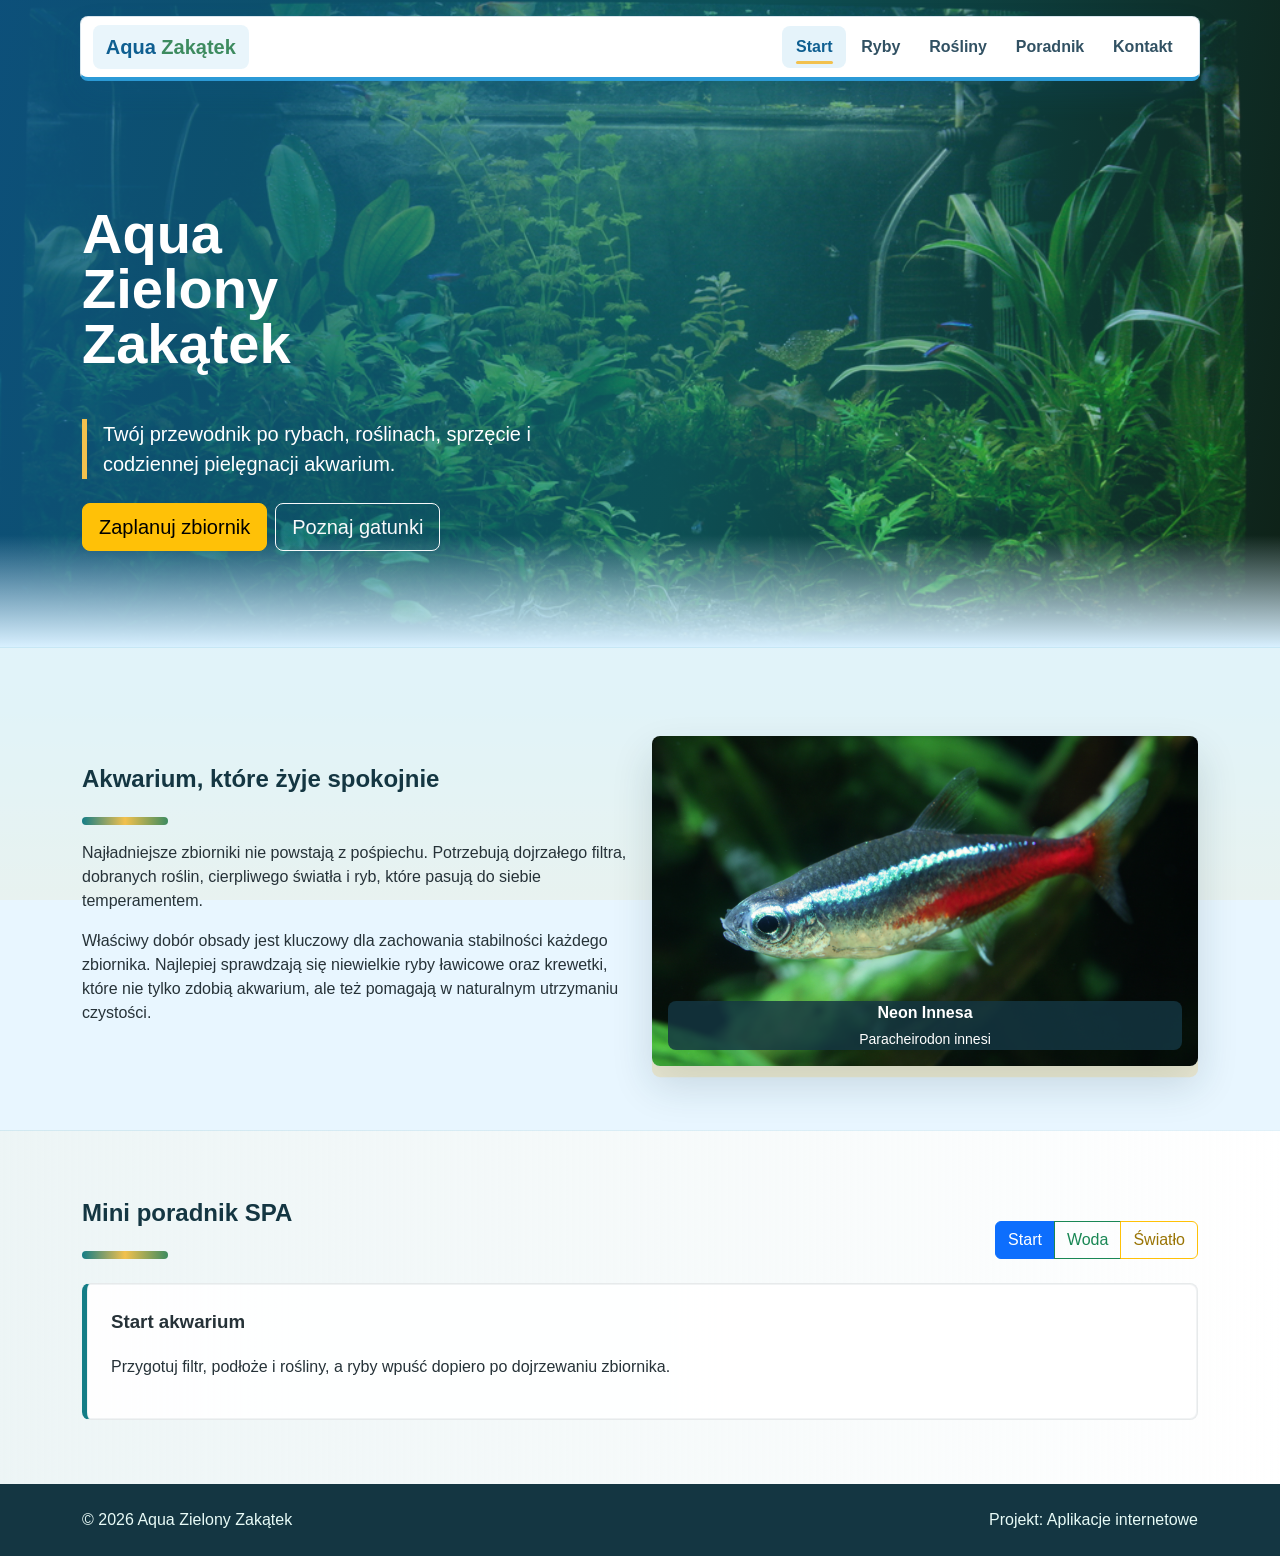
<file: index.html>
<!doctype html>
<html lang="pl">
<head>
  <meta charset="utf-8">
  <meta name="viewport" content="width=device-width, initial-scale=1">
  <title>Aqua Zielony Zakątek</title>
  <link href="bootstrap/bootstrap.css" rel="stylesheet">
  <link rel="stylesheet" href="css/style.css">
</head>
<body>
  <header>
    <nav class="navbar navbar-expand-lg sticky-top">
      <div class="container">
        <a class="navbar-brand fw-bold" href="index.html">Aqua <span>Zakątek</span></a>
        <button class="navbar-toggler" type="button" data-bs-toggle="collapse" data-bs-target="#mainNav" aria-controls="mainNav" aria-expanded="false" aria-label="Przełącz menu">
          <span class="navbar-toggler-icon"></span>
        </button>
        <div class="collapse navbar-collapse" id="mainNav">
          <ul class="navbar-nav ms-auto">
            <li><a class="nav-link active" href="index.html">Start</a></li>
            <li><a class="nav-link" href="ryby.html">Ryby</a></li>
            <li><a class="nav-link" href="rosliny.html">Rośliny</a></li>
            <li class="dropdown">
              <a class="nav-link dropdown-toggle" href="#" role="button" data-bs-toggle="dropdown">Poradnik</a>
              <ul class="dropdown-menu">
                <li><a class="dropdown-item" href="akwarium.html">Zakładanie akwarium</a></li>
                <li><a class="dropdown-item" href="kalkulator.html">Kalkulator</a></li>
              </ul>
            </li>
            <li><a class="nav-link" href="kontakt.html">Kontakt</a></li>
          </ul>
        </div>
      </div>
    </nav>
  </header>
  <main>
    <section class="hero">
      <div class="container">
        <div class="row align-items-center">
          <div class="col-lg-7">
            <h1 class="display-4 fw-bold">Aqua Zielony Zakątek</h1>
            <p class="lead col-lg-10">Twój przewodnik po rybach, roślinach, sprzęcie i codziennej pielęgnacji akwarium.</p>
            <div class="d-flex flex-wrap gap-2 mt-4">
              <a class="btn btn-warning btn-lg" href="akwarium.html">Zaplanuj zbiornik</a>
              <a class="btn btn-outline-light btn-lg" href="ryby.html">Poznaj gatunki</a>
            </div>
          </div>
        </div>
      </div>
    </section>
    <section class="section-band">
      <div class="container">
        <div class="row g-4 align-items-center">
          <div class="col-lg-6">
            <h2 class="section-title">Akwarium, które żyje spokojnie</h2>
            <div class="accent-line mb-3"></div>
            <p>Najładniejsze zbiorniki nie powstają z pośpiechu. Potrzebują dojrzałego filtra, dobranych roślin, cierpliwego światła i ryb, które pasują do siebie temperamentem.</p>
            <p>Właściwy dobór obsady jest kluczowy dla zachowania stabilności każdego zbiornika. Najlepiej sprawdzają się niewielkie ryby ławicowe oraz krewetki, które nie tylko zdobią akwarium, ale też pomagają w naturalnym utrzymaniu czystości.</p>
          </div>
          <div class="col-lg-6">
            <div id="homeGallery" class="carousel photo-gallery" data-bs-ride="carousel" data-bs-interval="3500">
              <div class="carousel-inner">
                <div class="carousel-item active">
                  <img src="img/neon-innesa.jpg" class="d-block w-100" alt="Neon Innesa">
                  <div class="carousel-caption"><h3 class="h6 mb-1">Neon Innesa</h3><p class="mb-0 small">Paracheirodon innesi</p></div>
                </div>
                <div class="carousel-item">
                  <img src="img/gupik.jpg" class="d-block w-100" alt="Gupik">
                  <div class="carousel-caption"><h3 class="h6 mb-1">Gupik</h3><p class="mb-0 small">Poecilia reticulata</p></div>
                </div>
                <div class="carousel-item">
                  <img src="img/kirys-panda.jpg" class="d-block w-100" alt="Kirys panda">
                  <div class="carousel-caption"><h3 class="h6 mb-1">Kirys panda</h3><p class="mb-0 small">Corydoras panda</p></div>
                </div>
              </div>
            </div>
          </div>
        </div>
      </div>
    </section>
    <section class="section-band bg-white">
      <div class="container">
        <div class="d-flex align-items-end justify-content-between gap-3 flex-wrap mb-4">
          <div>
            <h2 class="section-title">Mini poradnik SPA</h2>
            <div class="accent-line"></div>
          </div>
          <div class="btn-group" role="group" aria-label="Tematy poradnika">
            <button class="btn btn-outline-primary active" data-zakladka-poradnika="start" onclick="pokazPoradnik('start')">Start</button>
            <button class="btn btn-outline-success" data-zakladka-poradnika="woda" onclick="pokazPoradnik('woda')">Woda</button>
            <button class="btn btn-outline-warning" data-zakladka-poradnika="swiatlo" onclick="pokazPoradnik('swiatlo')">Światło</button>
          </div>
        </div>
        <div id="blokSpa" class="result-box wynik-poradnika poradnik-start p-4"></div>
      </div>
    </section>
  </main>
  <footer class="py-4">
    <div class="container d-flex flex-wrap justify-content-between gap-2">
      <span>&copy; 2026 Aqua Zielony Zakątek</span>
      <span>Projekt: Aplikacje internetowe</span>
    </div>
  </footer>
  <script src="https://code.jquery.com/jquery-3.7.1.min.js"></script>
  <script src="bootstrap/bootstrap.js"></script>
  <script src="js/main.js"></script>
</body>
</html>
</file>
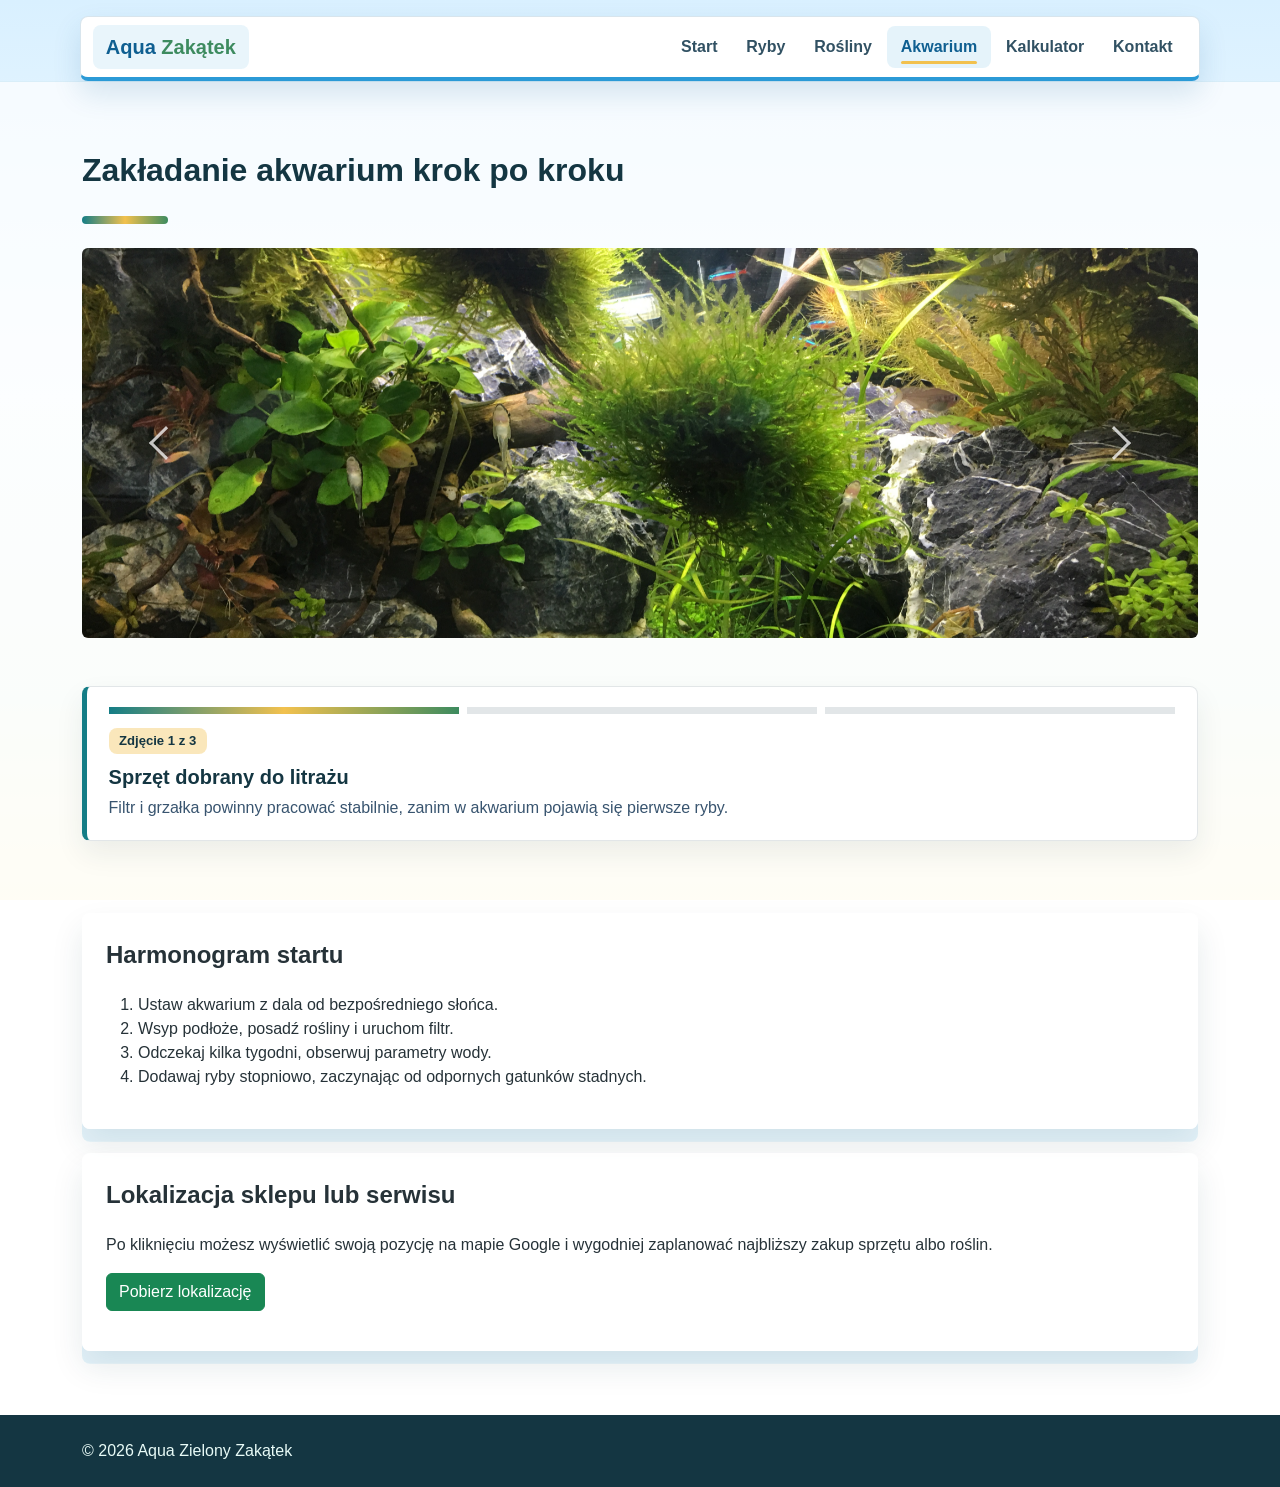
<file: akwarium.html>
<!doctype html>
<html lang="pl">
<head>
  <meta charset="utf-8">
  <meta name="viewport" content="width=device-width, initial-scale=1">
  <title>Zakładanie akwarium | Aqua Zakątek</title>
  <link href="bootstrap/bootstrap.css" rel="stylesheet">
  <link rel="stylesheet" href="css/style.css">
</head>
<body>
  <header>
    <nav class="navbar navbar-expand-lg sticky-top">
      <div class="container">
        <a class="navbar-brand fw-bold" href="index.html">Aqua <span>Zakątek</span></a>
        <button class="navbar-toggler" type="button" data-bs-toggle="collapse" data-bs-target="#mainNav">
          <span class="navbar-toggler-icon"></span>
        </button>
        <div class="collapse navbar-collapse" id="mainNav">
          <ul class="navbar-nav ms-auto">
            <li><a class="nav-link" href="index.html">Start</a></li>
            <li><a class="nav-link" href="ryby.html">Ryby</a></li>
            <li><a class="nav-link" href="rosliny.html">Rośliny</a></li>
            <li><a class="nav-link active" href="akwarium.html">Akwarium</a></li>
            <li><a class="nav-link" href="kalkulator.html">Kalkulator</a></li>
            <li><a class="nav-link" href="kontakt.html">Kontakt</a></li>
          </ul>
        </div>
      </div>
    </nav>
  </header>
  <main class="section-band">
    <div class="container">
      <h1 class="section-title">Zakładanie akwarium krok po kroku</h1>
      <div class="accent-line mb-4"></div>
      <div id="karuzelaZakladania" class="carousel setup-carousel mb-5" data-bs-ride="carousel">
        <div class="carousel-inner rounded">
          <div class="carousel-item active">
            <img src="img/akwarium-slodkowodne.jpg" class="d-block w-100" alt="Akwarium">
          </div>
          <div class="carousel-item">
            <img src="img/anubias.jpg" class="d-block w-100" alt="Rośliny w akwarium">
          </div>
          <div class="carousel-item">
            <img src="img/razbora-klinowa.jpg" class="d-block w-100" alt="Razbora">
          </div>
        </div>
        <button class="carousel-control-prev" type="button" data-bs-target="#karuzelaZakladania" data-bs-slide="prev"><span class="carousel-control-prev-icon"></span><span class="visually-hidden">Poprzedni</span></button>
        <button class="carousel-control-next" type="button" data-bs-target="#karuzelaZakladania" data-bs-slide="next"><span class="carousel-control-next-icon"></span><span class="visually-hidden">Następny</span></button>
      </div>
      <div class="setup-notes mb-5" aria-label="Opis aktualnego zdjęcia">
        <div class="setup-progress" aria-hidden="true">
          <span class="active" data-kropka-slajdu="0"></span>
          <span data-kropka-slajdu="1"></span>
          <span data-kropka-slajdu="2"></span>
        </div>
        <article class="setup-note active" data-notatka-slajdu="0">
          <span class="setup-label">Zdjęcie 1 z 3</span>
          <h2 class="h5">Sprzęt dobrany do litrażu</h2>
          <p>Filtr i grzałka powinny pracować stabilnie, zanim w akwarium pojawią się pierwsze ryby.</p>
        </article>
        <article class="setup-note" data-notatka-slajdu="1">
          <span class="setup-label">Zdjęcie 2 z 3</span>
          <h2 class="h5">Rośliny od pierwszego dnia</h2>
          <p>Żywe rośliny pomagają ustabilizować zbiornik i tworzą naturalne kryjówki.</p>
        </article>
        <article class="setup-note" data-notatka-slajdu="2">
          <span class="setup-label">Zdjęcie 3 z 3</span>
          <h2 class="h5">Obsada dopiero po dojrzewaniu</h2>
          <p>Ryby wpuszczaj stopniowo, gdy filtr i parametry wody są już stabilne.</p>
        </article>
      </div>
      <div class="row g-4">
        <section class="col-12">
          <div class="info-card bg-white p-4">
            <h2 class="h4">Harmonogram startu</h2>
            <ol>
              <li>Ustaw akwarium z dala od bezpośredniego słońca.</li>
              <li>Wsyp podłoże, posadź rośliny i uruchom filtr.</li>
              <li>Odczekaj kilka tygodni, obserwuj parametry wody.</li>
              <li>Dodawaj ryby stopniowo, zaczynając od odpornych gatunków stadnych.</li>
            </ol>
          </div>
        </section>
        <aside class="col-12">
          <div class="info-card bg-white p-4 location-panel">
            <div class="location-copy">
              <h2 class="h4">Lokalizacja sklepu lub serwisu</h2>
              <p>Po kliknięciu możesz wyświetlić swoją pozycję na mapie Google i wygodniej zaplanować najbliższy zakup sprzętu albo roślin.</p>
              <button class="btn btn-success" onclick="zlokalizujAkwaryste()">Pobierz lokalizację</button>
              <div id="wynikGeo" class="mt-3 small"></div>
            </div>
            <div id="ramkaMapy" class="map-frame d-none"></div>
          </div>
        </aside>
      </div>
    </div>
  </main>
  <footer class="py-4"><div class="container">&copy; 2026 Aqua Zielony Zakątek</div></footer>
  <script src="https://code.jquery.com/jquery-3.7.1.min.js"></script>
  <script src="bootstrap/bootstrap.js"></script>
  <script src="js/main.js"></script>
</body>
</html>
</file>
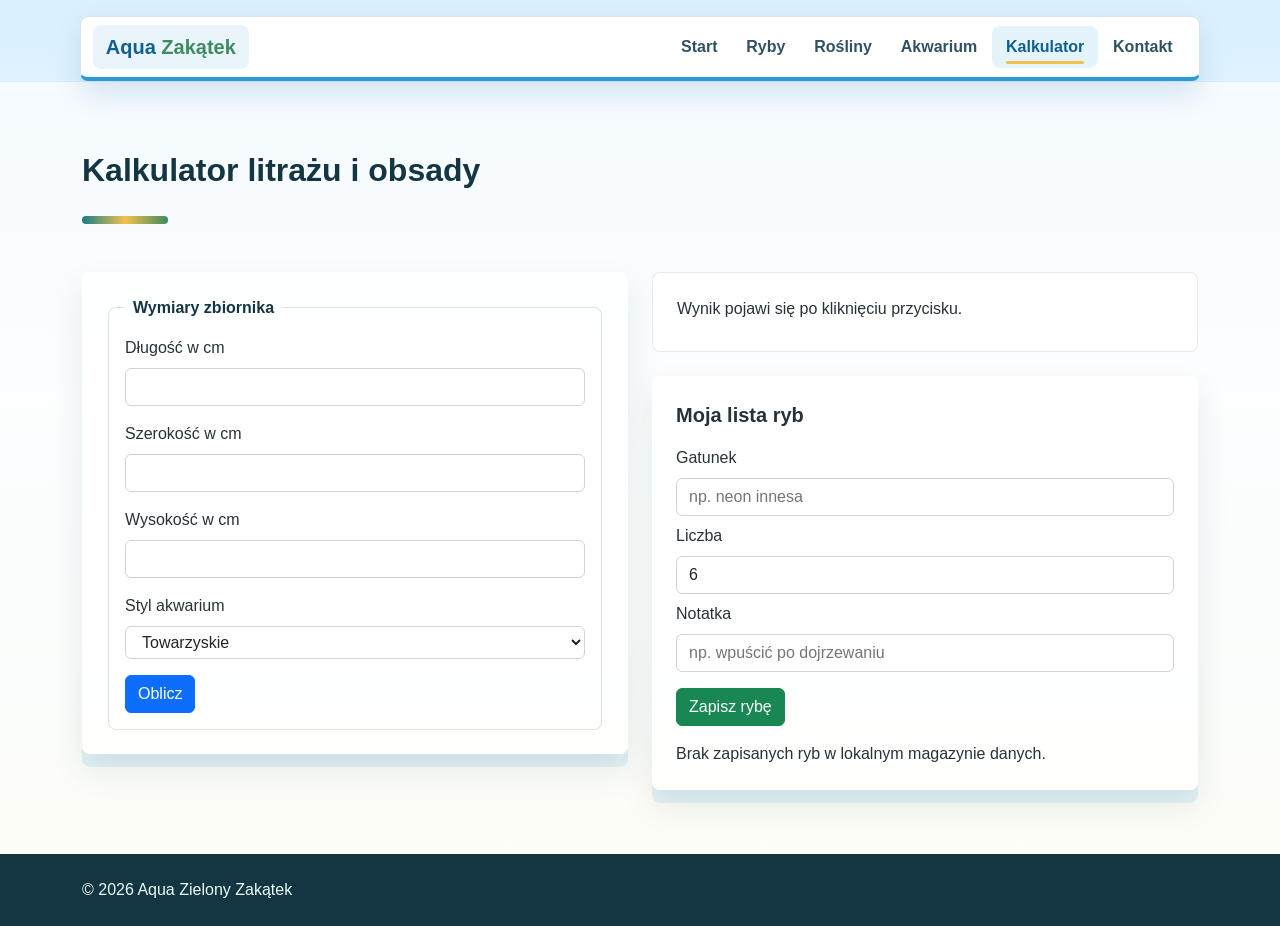
<file: kalkulator.html>
<!doctype html>
<html lang="pl">
<head>
  <meta charset="utf-8">
  <meta name="viewport" content="width=device-width, initial-scale=1">
  <title>Kalkulator akwarium | Aqua Zakątek</title>
  <link href="bootstrap/bootstrap.css" rel="stylesheet">
  <link rel="stylesheet" href="css/style.css">
</head>
<body>
  <header>
    <nav class="navbar navbar-expand-lg sticky-top">
      <div class="container">
        <a class="navbar-brand fw-bold" href="index.html">Aqua <span>Zakątek</span></a>
        <button class="navbar-toggler" type="button" data-bs-toggle="collapse" data-bs-target="#mainNav">
          <span class="navbar-toggler-icon"></span>
        </button>
        <div class="collapse navbar-collapse" id="mainNav">
          <ul class="navbar-nav ms-auto">
            <li><a class="nav-link" href="index.html">Start</a></li>
            <li><a class="nav-link" href="ryby.html">Ryby</a></li>
            <li><a class="nav-link" href="rosliny.html">Rośliny</a></li>
            <li><a class="nav-link" href="akwarium.html">Akwarium</a></li>
            <li><a class="nav-link active" href="kalkulator.html">Kalkulator</a></li>
            <li><a class="nav-link" href="kontakt.html">Kontakt</a></li>
          </ul>
        </div>
      </div>
    </nav>
  </header>
  <main class="section-band">
    <div class="container">
      <h1 class="section-title">Kalkulator litrażu i obsady</h1>
      <div class="accent-line mb-4"></div>
      <div class="row g-4">
        <section class="col-lg-6">
          <div class="info-card bg-white p-4">
            <form>
              <fieldset>
                <legend>Wymiary zbiornika</legend>
                <label class="form-label" for="dlugosc">Długość w cm</label>
                <input class="form-control mb-3" type="number" id="dlugosc" min="20" max="250" required>
                <label class="form-label" for="szerokosc">Szerokość w cm</label>
                <input class="form-control mb-3" type="number" id="szerokosc" min="20" max="120" required>
                <label class="form-label" for="wysokosc">Wysokość w cm</label>
                <input class="form-control mb-3" type="number" id="wysokosc" min="20" max="120" required>
                <label class="form-label" for="styl">Styl akwarium</label>
                <select class="form-select mb-3" id="styl">
                  <option value="towarzyskie">Towarzyskie</option>
                  <option value="roslinne">Roślinne</option>
                  <option value="krewetkarium">Krewetkarium</option>
                </select>
                <button class="btn btn-primary" id="przyciskOblicz" type="button">Oblicz</button>
              </fieldset>
            </form>
          </div>
        </section>
        <section class="col-lg-6">
          <div class="result-box p-4 mb-4" id="wynikKalkulatora">Wynik pojawi się po kliknięciu przycisku.</div>
          <div class="info-card bg-white p-4">
            <h2 class="h5">Moja lista ryb</h2>
            <label class="form-label" for="gatunek">Gatunek</label>
            <input class="form-control mb-2" id="gatunek" type="text" placeholder="np. neon innesa">
            <label class="form-label" for="liczba">Liczba</label>
            <input class="form-control mb-2" id="liczba" type="number" min="1" value="6">
            <label class="form-label" for="notatka">Notatka</label>
            <input class="form-control mb-3" id="notatka" type="text" placeholder="np. wpuścić po dojrzewaniu">
            <button class="btn btn-success" type="button" onclick="zapiszRybe()">Zapisz rybę</button>
            <div id="wynikMagazynu" class="mt-3"></div>
          </div>
        </section>
      </div>
    </div>
  </main>
  <footer class="py-4"><div class="container">&copy; 2026 Aqua Zielony Zakątek</div></footer>
  <script src="https://code.jquery.com/jquery-3.7.1.min.js"></script>
  <script src="bootstrap/bootstrap.js"></script>
  <script src="js/main.js"></script>
</body>
</html>
</file>
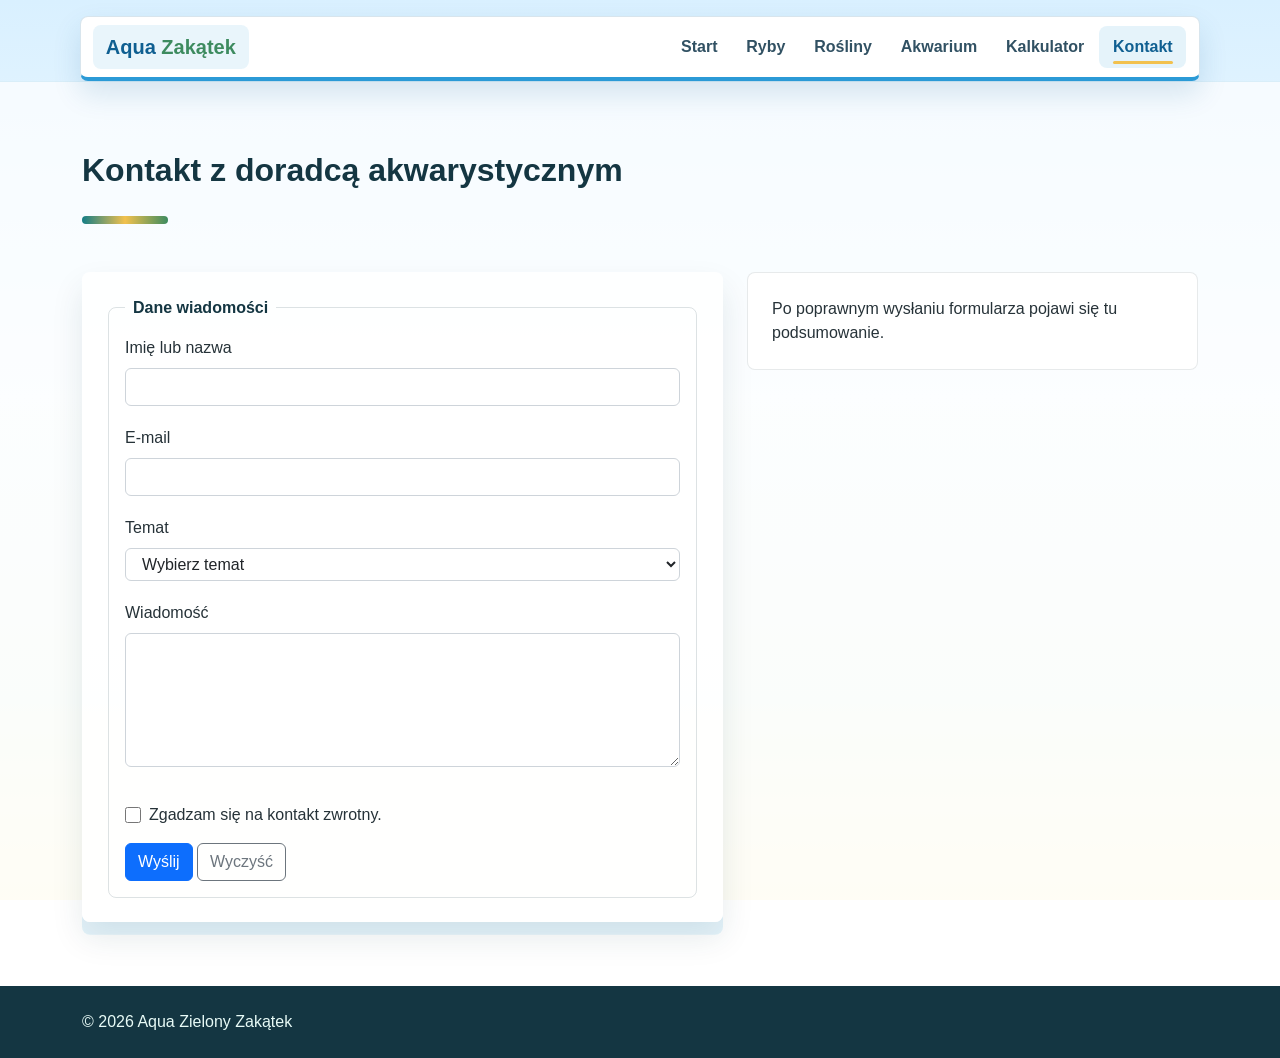
<file: kontakt.html>
<!doctype html>
<html lang="pl">
<head>
  <meta charset="utf-8">
  <meta name="viewport" content="width=device-width, initial-scale=1">
  <title>Kontakt | Aqua Zakątek</title>
  <link href="bootstrap/bootstrap.css" rel="stylesheet">
  <link rel="stylesheet" href="css/style.css">
</head>
<body>
  <header>
    <nav class="navbar navbar-expand-lg sticky-top">
      <div class="container">
        <a class="navbar-brand fw-bold" href="index.html">Aqua <span>Zakątek</span></a>
        <button class="navbar-toggler" type="button" data-bs-toggle="collapse" data-bs-target="#mainNav">
          <span class="navbar-toggler-icon"></span>
        </button>
        <div class="collapse navbar-collapse" id="mainNav">
          <ul class="navbar-nav ms-auto">
            <li><a class="nav-link" href="index.html">Start</a></li>
            <li><a class="nav-link" href="ryby.html">Ryby</a></li>
            <li><a class="nav-link" href="rosliny.html">Rośliny</a></li>
            <li><a class="nav-link" href="akwarium.html">Akwarium</a></li>
            <li><a class="nav-link" href="kalkulator.html">Kalkulator</a></li>
            <li><a class="nav-link active" href="kontakt.html">Kontakt</a></li>
          </ul>
        </div>
      </div>
    </nav>
  </header>
  <main class="section-band">
    <div class="container">
      <h1 class="section-title">Kontakt z doradcą akwarystycznym</h1>
      <div class="accent-line mb-4"></div>
      <div class="row g-4">
        <section class="col-lg-7">
          <div class="info-card bg-white p-4">
            <form id="formularzKontaktowy" action="#" method="post" novalidate>
              <fieldset>
                <legend>Dane wiadomości</legend>
                <label class="form-label" for="imie">Imię lub nazwa</label>
                <input class="form-control" type="text" id="imie" name="imie" required title="Minimum 3 znaki">
                <div id="bladImienia" class="error"></div>
                
                <label class="form-label" for="email">E-mail</label>
                <input class="form-control" type="email" id="email" name="email" required>
                <div id="bladEmaila" class="error"></div>
                
                <label class="form-label" for="temat">Temat</label>
                <select class="form-select" id="temat" name="temat" required>
                  <option value="">Wybierz temat</option>
                  <option>Dobór obsady</option>
                  <option>Rośliny i nawożenie</option>
                  <option>Problem z parametrami</option>
                </select>
                <div id="bladTematu" class="error"></div>
                
                <label class="form-label" for="wiadomosc">Wiadomość</label>
                <textarea class="form-control" id="wiadomosc" name="wiadomosc" rows="5" minlength="12" required></textarea>
                <div id="bladWiadomosci" class="error"></div>
                
                <div class="form-check my-3">
                  <input class="form-check-input" type="checkbox" value="tak" id="zgoda" required>
                  <label class="form-check-label" for="zgoda">Zgadzam się na kontakt zwrotny.</label>
                </div>
                
                <button class="btn btn-primary" type="submit">Wyślij</button>
                <button class="btn btn-outline-secondary" type="reset">Wyczyść</button>
              </fieldset>
            </form>
          </div>
        </section>
        <aside class="col-lg-5">
          <div class="result-box p-4" id="podsumowanieKontaktu">Po poprawnym wysłaniu formularza pojawi się tu podsumowanie.</div>
        </aside>
      </div>
    </div>
  </main>
  <footer class="py-4"><div class="container">&copy; 2026 Aqua Zielony Zakątek</div></footer>
  <script src="https://code.jquery.com/jquery-3.7.1.min.js"></script>
  <script src="bootstrap/bootstrap.js"></script>
  <script src="js/main.js"></script>
</body>
</html>
</file>
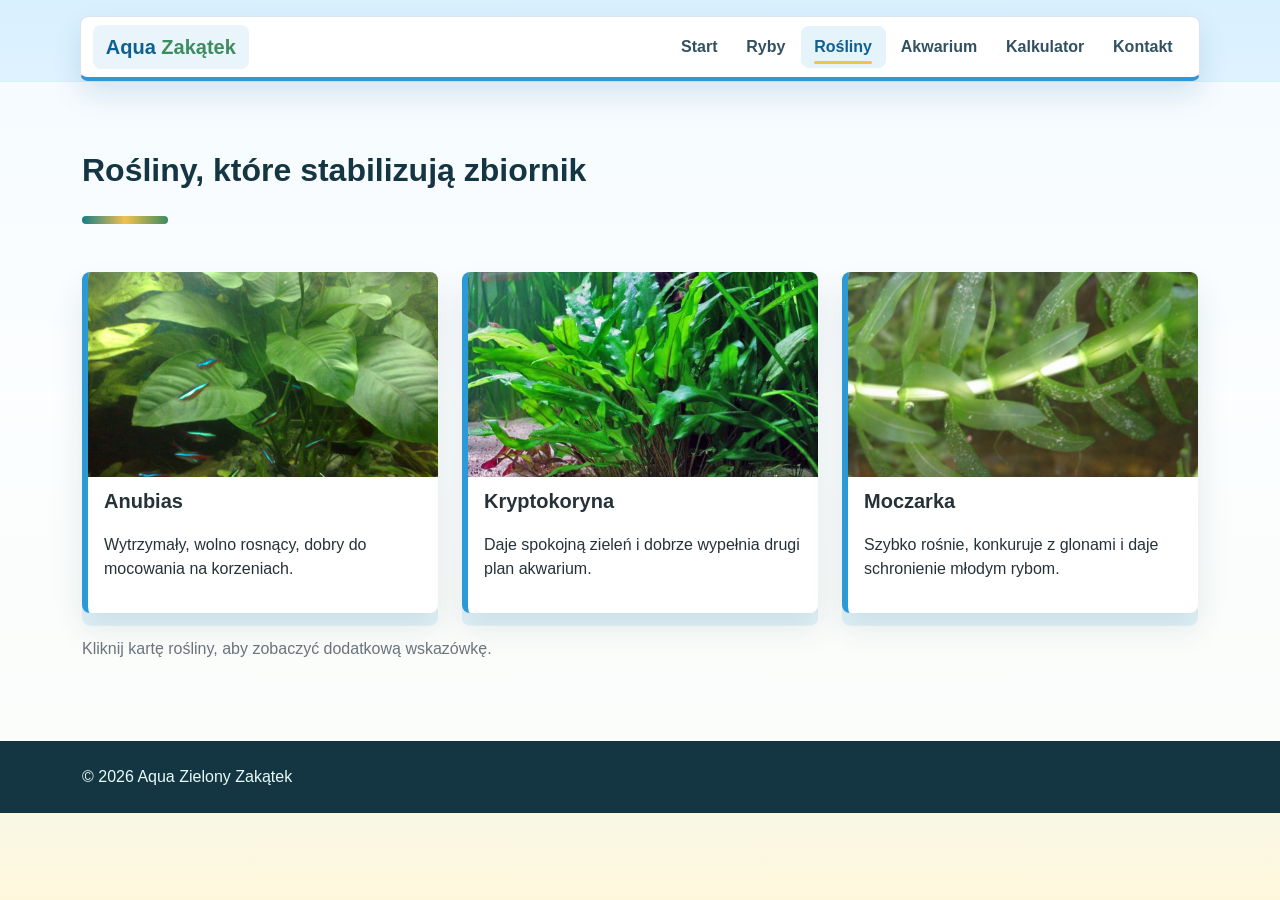
<file: rosliny.html>
<!doctype html>
<html lang="pl">
<head>
  <meta charset="utf-8">
  <meta name="viewport" content="width=device-width, initial-scale=1">
  <title>Rośliny | Aqua Zakątek</title>
  <link href="bootstrap/bootstrap.css" rel="stylesheet">
  <link rel="stylesheet" href="css/style.css">
</head>
<body>
  <header>
    <nav class="navbar navbar-expand-lg sticky-top">
      <div class="container">
        <a class="navbar-brand fw-bold" href="index.html">Aqua <span>Zakątek</span></a>
        <button class="navbar-toggler" type="button" data-bs-toggle="collapse" data-bs-target="#mainNav">
          <span class="navbar-toggler-icon"></span>
        </button>
        <div class="collapse navbar-collapse" id="mainNav">
          <ul class="navbar-nav ms-auto">
            <li><a class="nav-link" href="index.html">Start</a></li>
            <li><a class="nav-link" href="ryby.html">Ryby</a></li>
            <li><a class="nav-link active" href="rosliny.html">Rośliny</a></li>
            <li><a class="nav-link" href="akwarium.html">Akwarium</a></li>
            <li><a class="nav-link" href="kalkulator.html">Kalkulator</a></li>
            <li><a class="nav-link" href="kontakt.html">Kontakt</a></li>
          </ul>
        </div>
      </div>
    </nav>
  </header>
  <main class="section-band">
    <div class="container">
      <h1 class="section-title">Rośliny, które stabilizują zbiornik</h1>
      <div class="accent-line mb-4"></div>
      <div class="row g-4">
        <article class="col-md-4">
          <div class="card plant-card h-100 jq-tip">
            <img src="img/anubias.jpg" class="card-img-top" alt="Anubias">
            <div class="card-body">
              <h2 class="h5">Anubias</h2>
              <p>Wytrzymały, wolno rosnący, dobry do mocowania na korzeniach.</p>
              <p class="tip-extra small text-muted" style="display:none">Nie zakopuj kłącza w podłożu.</p>
            </div>
          </div>
        </article>
        <article class="col-md-4">
          <div class="card plant-card h-100 jq-tip">
            <img src="img/cryptocoryne-wendtii.jpg">
            <div class="card-body">
              <h2 class="h5">Kryptokoryna</h2>
              <p>Daje spokojną zieleń i dobrze wypełnia drugi plan akwarium.</p>
              <p class="tip-extra small text-muted" style="display:none">Lubi stabilne warunki i żyzne podłoże.</p>
            </div>
          </div>
        </article>
        <article class="col-md-4">
          <div class="card plant-card h-100 jq-tip">
            <img src="img/moczarka-egeria.jpeg" class="card-img-top" alt="Moczarka">
            <div class="card-body">
              <h2 class="h5">Moczarka</h2>
              <p>Szybko rośnie, konkuruje z glonami i daje schronienie młodym rybom.</p>
              <p class="tip-extra small text-muted" style="display:none">Regularne przycinki poprawiają jej wygląd.</p>
            </div>
          </div>
        </article>
      </div>
      <p class="mt-4 text-muted">Kliknij kartę rośliny, aby zobaczyć dodatkową wskazówkę.</p>
    </div>
  </main>
  <footer class="py-4"><div class="container">&copy; 2026 Aqua Zielony Zakątek</div></footer>
  <script src="https://code.jquery.com/jquery-3.7.1.min.js"></script>
  <script src="bootstrap/bootstrap.js"></script>
  <script src="js/main.js"></script>
</body>
</html>
</file>
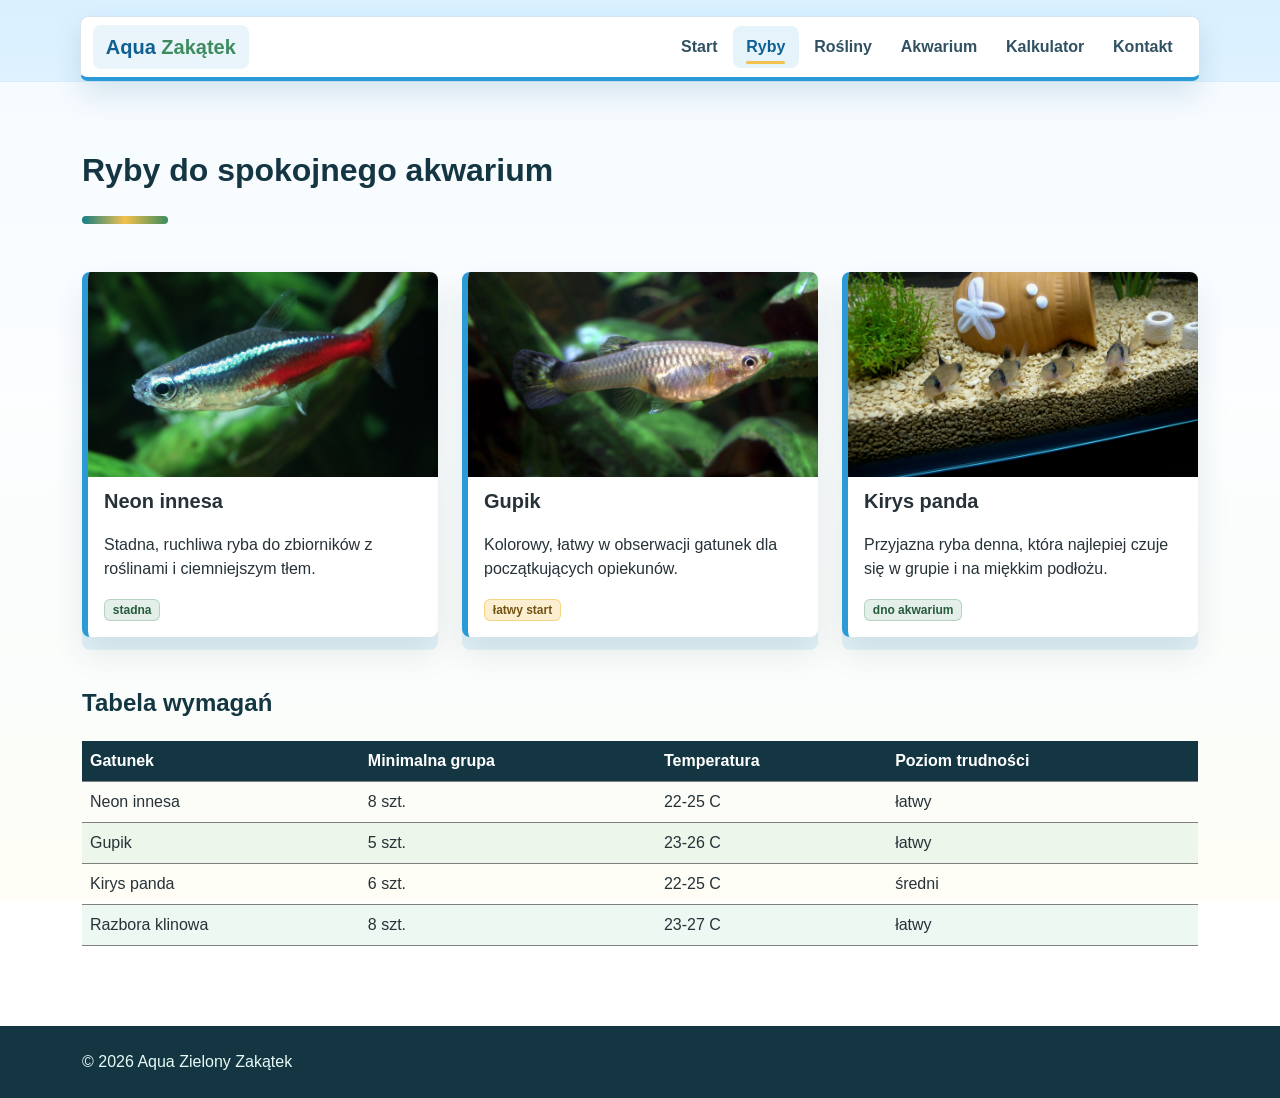
<file: ryby.html>
<!doctype html>
<html lang="pl">
<head>
  <meta charset="utf-8">
  <meta name="viewport" content="width=device-width, initial-scale=1">
  <title>Ryby akwariowe | Aqua Zakątek</title>
  <link href="bootstrap/bootstrap.css" rel="stylesheet">
  <link rel="stylesheet" href="css/style.css">
</head>
<body>
  <header>
    <nav class="navbar navbar-expand-lg sticky-top">
      <div class="container">
        <a class="navbar-brand fw-bold" href="index.html">Aqua <span>Zakątek</span></a>
        <button class="navbar-toggler" type="button" data-bs-toggle="collapse" data-bs-target="#mainNav">
          <span class="navbar-toggler-icon"></span>
        </button>
        <div class="collapse navbar-collapse" id="mainNav">
          <ul class="navbar-nav ms-auto">
            <li><a class="nav-link" href="index.html">Start</a></li>
            <li><a class="nav-link active" href="ryby.html">Ryby</a></li>
            <li><a class="nav-link" href="rosliny.html">Rośliny</a></li>
            <li><a class="nav-link" href="akwarium.html">Akwarium</a></li>
            <li><a class="nav-link" href="kalkulator.html">Kalkulator</a></li>
            <li><a class="nav-link" href="kontakt.html">Kontakt</a></li>
          </ul>
        </div>
      </div>
    </nav>
  </header>
  <main class="section-band">
    <div class="container">
      <h1 class="section-title">Ryby do spokojnego akwarium</h1>
      <div class="accent-line mb-4"></div>
      <div class="row g-4">
        <article class="col-md-4">
          <div class="card fish-card h-100">
            <img src="img/neon-innesa.jpg" class="card-img-top" alt="Neon Innesa">
            <div class="card-body">
              <h2 class="h5">Neon innesa</h2>
              <p>Stadna, ruchliwa ryba do zbiorników z roślinami i ciemniejszym tłem.</p>
              <span class="badge badge-reef">stadna</span>
            </div>
          </div>
        </article>
        <article class="col-md-4">
          <div class="card fish-card h-100">
            <img src="img/gupik.jpg" class="card-img-top" alt="Gupik">
            <div class="card-body">
              <h2 class="h5">Gupik</h2>
              <p>Kolorowy, łatwy w obserwacji gatunek dla początkujących opiekunów.</p>
              <span class="badge badge-sun">łatwy start</span>
            </div>
          </div>
        </article>
        <article class="col-md-4">
          <div class="card fish-card h-100">
            <img src="img/kirys-panda.jpg" class="card-img-top" alt="Kirys panda">
            <div class="card-body">
              <h2 class="h5">Kirys panda</h2>
              <p>Przyjazna ryba denna, która najlepiej czuje się w grupie i na miękkim podłożu.</p>
              <span class="badge badge-reef">dno akwarium</span>
            </div>
          </div>
        </article>
      </div>
      <section class="mt-5">
        <h2 class="h4 section-title">Tabela wymagań</h2>
        <div class="table-responsive">
          <table class="table table-aqua align-middle">
            <thead>
              <tr><th>Gatunek</th><th>Minimalna grupa</th><th>Temperatura</th><th>Poziom trudności</th></tr>
            </thead>
            <tbody>
              <tr><td>Neon innesa</td><td>8 szt.</td><td>22-25 C</td><td>łatwy</td></tr>
              <tr><td>Gupik</td><td>5 szt.</td><td>23-26 C</td><td>łatwy</td></tr>
              <tr><td>Kirys panda</td><td>6 szt.</td><td>22-25 C</td><td>średni</td></tr>
              <tr><td>Razbora klinowa</td><td>8 szt.</td><td>23-27 C</td><td>łatwy</td></tr>
            </tbody>
          </table>
        </div>
      </section>
    </div>
  </main>
  <footer class="py-4"><div class="container">&copy; 2026 Aqua Zielony Zakątek</div></footer>
  <script src="https://code.jquery.com/jquery-3.7.1.min.js"></script>
  <script src="bootstrap/bootstrap.js"></script>
  <script src="js/main.js"></script>
</body>
</html>
</file>
<file: css/style.css>
:root {
  --aqua-blue: #147d86;
  --deep-blue: #143642;
  --clear-blue: #2b9ad6;
  --nav-blue: #0f5f91;
  --reef-green: #3d8b5f;
  --sun-yellow: #f2c14e;
  --ink: #263238;
}

* {
  box-sizing: border-box;
}

body {
  color: var(--ink);
  font-family: "Trebuchet MS", "Segoe UI", Arial, sans-serif;
  background: linear-gradient(180deg, #d9f0ff 0%, #f4fbff 44%, #eff9f0 78%, #fff7dc 100%);
  background-attachment: fixed;
}

.navbar {
  margin: 1rem auto 0;
  width: min(1120px, calc(100% - 2rem));
  position: relative;
  background: #ffffff;
  border: 1px solid rgba(15, 95, 145, 0.16);
  border-bottom: 4px solid var(--clear-blue);
  border-radius: 8px;
  box-shadow: 0 0.8rem 1.8rem rgba(15, 95, 145, 0.14);
  backdrop-filter: blur(10px);
}

.navbar .container {
  max-width: 1120px;
  position: relative;
  z-index: 1;
  gap: 1rem;
}

.navbar-brand {
  color: var(--nav-blue);
  letter-spacing: 0;
  padding: 0.45rem 0.8rem;
  border: 0;
  border-radius: 8px;
  background: rgba(43, 154, 214, 0.1);
}

.navbar-brand span {
  color: var(--reef-green);
}

.navbar-nav .nav-link {
  color: #315163;
  font-weight: 700;
  position: relative;
  margin-inline: 0.05rem;
  border-radius: 8px;
  padding: 0.55rem 0.85rem;
  transition: color 0.18s ease, background-color 0.18s ease;
}

.navbar-nav .nav-link::after {
  content: "";
  position: absolute;
  left: 0.85rem;
  right: 0.85rem;
  bottom: 0.25rem;
  height: 3px;
  background: var(--sun-yellow);
  border-radius: 8px;
  opacity: 0;
  transition: opacity 0.18s ease;
}

.navbar-nav .nav-link:hover,
.navbar-nav .nav-link.active,
.navbar-nav .show > .nav-link {
  color: var(--nav-blue);
  background: rgba(43, 154, 214, 0.12);
}

.navbar-nav .nav-link:hover::after,
.navbar-nav .nav-link.active::after,
.navbar-nav .show > .nav-link::after {
  opacity: 1;
}

.navbar-toggler {
  border-color: rgba(15, 95, 145, 0.28);
  background: rgba(43, 154, 214, 0.08);
}

.dropdown-menu {
  border: 1px solid rgba(15, 95, 145, 0.14);
  border-radius: 8px;
  background: #ffffff;
  box-shadow: 0 1rem 2rem rgba(15, 95, 145, 0.16);
}

.dropdown-item {
  color: #315163;
  font-weight: 700;
}

.dropdown-item:hover,
.dropdown-item:focus {
  color: var(--nav-blue);
  background: rgba(242, 193, 78, 0.28);
}

.hero {
  min-height: 72vh;
  margin-top: -5.15rem;
  padding-top: 7rem;
  color: #ffffff;
  position: relative;
  overflow: hidden;
  display: flex;
  align-items: center;
  background:
    linear-gradient(100deg, rgba(15, 95, 145, 0.84) 0%, rgba(20, 125, 134, 0.64) 54%, rgba(61, 139, 95, 0.24) 100%),
    url("../img/akwarium-roslinne-tlo.jpg") center / cover no-repeat;
}

.hero h1 {
  max-width: 11ch;
  line-height: 0.98;
}

.hero .lead {
  padding-left: 1rem;
  border-left: 5px solid var(--sun-yellow);
}

.hero::after {
  content: "";
  position: absolute;
  inset: auto 0 0;
  height: 7rem;
  background: linear-gradient(0deg, #d8f0ff, transparent);
}

.hero .container {
  position: relative;
  z-index: 1;
}

.section-band {
  padding: 4rem 0;
  background: rgba(255, 255, 255, 0.72);
  border-top: 1px solid rgba(43, 154, 214, 0.14);
}

main > .section-band:nth-of-type(even) {
  background: rgba(216, 240, 255, 0.58);
}

.section-band.bg-white {
  background: linear-gradient(90deg, rgba(20, 125, 134, 0.08), rgba(255, 255, 255, 0.82)), #ffffff !important;
}

.section-title {
  color: var(--deep-blue);
  font-weight: 800;
  letter-spacing: 0;
}

.accent-line {
  width: 5.4rem;
  height: 0.5rem;
  border-radius: 8px;
  background: linear-gradient(90deg, var(--aqua-blue), var(--sun-yellow), var(--reef-green));
}

.info-card,
.fish-card,
.plant-card {
  border: 0;
  border-radius: 8px;
  box-shadow: 0 0.8rem 0 rgba(43, 154, 214, 0.12), 0 1rem 2rem rgba(20, 54, 66, 0.1);
}

.info-card,
.result-box {
  background: rgba(255, 255, 255, 0.9) !important;
}

.fish-card,
.plant-card {
  overflow: hidden;
  background: #ffffff;
  border-left: 6px solid var(--clear-blue);
  border-bottom: 0;
  transition: transform 0.2s ease, box-shadow 0.2s ease;
}

.fish-card:hover,
.plant-card:hover {
  transform: translateY(-3px);
  box-shadow: 0 0.8rem 0 rgba(242, 193, 78, 0.18), 0 1.2rem 2rem rgba(20, 54, 66, 0.13);
}

.fish-card img,
.plant-card img {
  height: 205px;
  object-fit: cover;
  clip-path: none;
}

.fish-card .card-body,
.plant-card .card-body {
  padding-top: 0.6rem;
}

.setup-carousel img {
  height: 390px;
  object-fit: cover;
}

.map-frame {
  border-radius: 8px;
  overflow: hidden;
}

.map-frame iframe {
  width: 100%;
  height: 240px;
  border: 0;
  display: block;
}

.location-panel {
  display: flex;
  align-items: stretch;
  gap: 1.5rem;
}

.location-copy {
  flex: 1 1 320px;
}

.location-panel .map-frame {
  flex: 1.35 1 420px;
}

.badge-reef {
  background: rgba(61, 139, 95, 0.14);
  color: #275a3d;
  border: 1px solid rgba(61, 139, 95, 0.28);
}

.badge-sun {
  background: rgba(242, 193, 78, 0.26);
  color: #725312;
  border: 1px solid rgba(242, 193, 78, 0.6);
}

.photo-gallery {
  border: 0;
  border-radius: 8px;
  overflow: hidden;
  box-shadow: 0 0.7rem 0 rgba(242, 193, 78, 0.24), 0 1.2rem 2.5rem rgba(20, 54, 66, 0.16);
}

.zielony {
  background-color: rgba(124, 194, 66, 0.22) !important;
  border-color: rgba(44, 162, 95, 0.5) !important;
}

.photo-gallery img {
  height: 330px;
  object-fit: cover;
}

.photo-gallery .carousel-caption {
  background: rgba(20, 54, 66, 0.82);
  border-radius: 8px;
  left: 1rem;
  right: 1rem;
  bottom: 1rem;
}

.setup-notes {
  position: relative;
  padding: 1.25rem 1.35rem;
  background: rgba(255, 255, 255, 0.92);
  border: 1px solid rgba(20, 54, 66, 0.12);
  border-radius: 8px;
  box-shadow: 0 0.8rem 1.8rem rgba(20, 54, 66, 0.08);
  border-left: 5px solid var(--aqua-blue);
}

.setup-progress {
  display: flex;
  gap: 0.45rem;
  margin-bottom: 0.85rem;
}

.setup-progress span {
  height: 0.45rem;
  flex: 1;
  border-radius: 0;
  background: rgba(20, 54, 66, 0.12);
}

.setup-progress span.active {
  background: linear-gradient(90deg, var(--aqua-blue), var(--sun-yellow), var(--reef-green));
}

.setup-note {
  display: none;
}

.setup-note.active {
  display: block;
}

.setup-label {
  display: inline-block;
  margin-bottom: 0.45rem;
  padding: 0.22rem 0.65rem;
  color: var(--deep-blue);
  font-size: 0.82rem;
  font-weight: 700;
  border-radius: 8px;
  background: rgba(242, 193, 78, 0.38);
}

.setup-note h2 {
  color: var(--deep-blue);
  margin-bottom: 0.3rem;
}

.setup-note p {
  margin-bottom: 0;
  color: #38546f;
}

table.table-aqua thead {
  background: var(--deep-blue);
  color: white;
}

table.table-aqua tbody tr:nth-child(even) {
  background: rgba(44, 162, 95, 0.08);
}

fieldset {
  border: 1px solid rgba(20, 54, 66, 0.14);
  border-radius: 8px;
  padding: 1rem;
}

legend {
  float: none;
  width: auto;
  padding: 0 0.5rem;
  font-size: 1rem;
  font-weight: 700;
  color: var(--deep-blue);
}

.error {
  color: #b00020;
  min-height: 1.25rem;
  font-size: 0.9rem;
}

.result-box {
  min-height: 5rem;
  border-radius: 8px;
  border: 1px solid rgba(20, 54, 66, 0.1);
}

.wynik-poradnika {
  border-left: 0.35rem solid var(--aqua-blue);
  box-shadow: inset 0 0 0 1px rgba(20, 54, 66, 0.06);
}

.wynik-poradnika.poradnik-start {
  border-left-color: var(--aqua-blue);
}

.wynik-poradnika.poradnik-woda {
  border-left-color: var(--reef-green);
}

.wynik-poradnika.poradnik-swiatlo {
  border-left-color: var(--sun-yellow);
}

.notatka-ryby {
  padding: 0.75rem;
  color: #38546f;
  background: rgba(20, 125, 134, 0.08);
  border-left: 0.25rem solid var(--aqua-blue);
  border-radius: 8px;
}

footer {
  background: #143642;
  color: #e8fbf7;
}

@media (prefers-reduced-motion: reduce) {
  .navbar-nav .nav-link,
  .navbar-nav .nav-link::after,
  .fish-card,
  .plant-card {
    animation: none;
    transition: none;
  }
}

@media (max-width: 767px) {
  .navbar {
    margin-top: 0.75rem;
  }
  .hero {
    min-height: 68vh;
    text-align: center;
    margin-top: -4.5rem;
  }
  .hero h1 {
    max-width: none;
  }
  .hero .lead {
    padding-left: 0;
    border-left: 0;
    border-top: 4px solid var(--sun-yellow);
    padding-top: 0.8rem;
  }
  .section-band {
    padding: 3rem 0;
  }
  .fish-card img,
  .plant-card img {
    height: 150px;
  }
  .setup-carousel img {
    height: 240px;
  }
  .location-panel {
    flex-direction: column;
  }
}

@media (orientation: landscape) and (max-width: 900px) {
  .hero {
    min-height: 88vh;
  }
}
</file>
